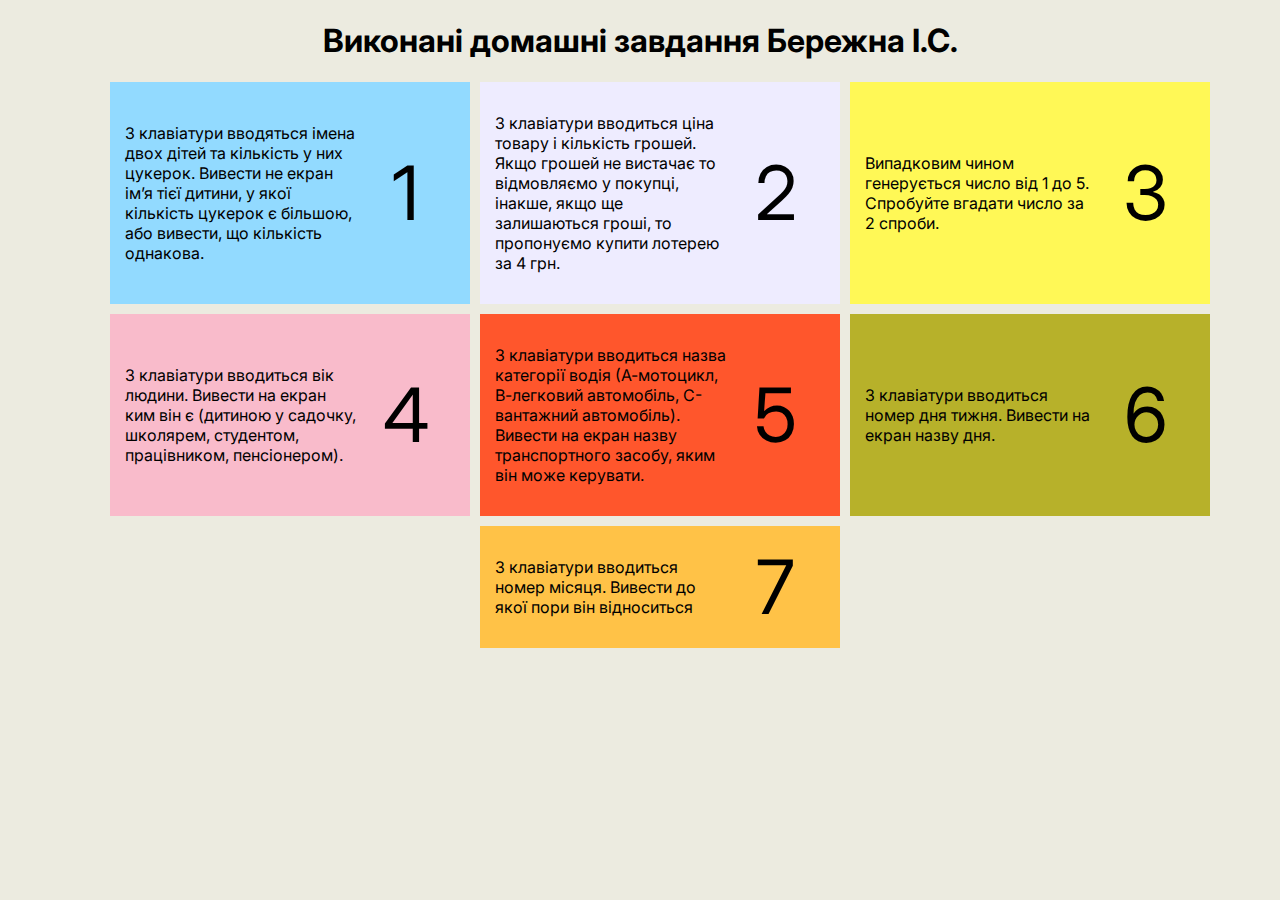
<file: index.html>
<!DOCTYPE html>
<html lang="en">
  <head>
    <meta charset="UTF-8" />
    <meta name="viewport" content="width=device-width, initial-scale=1.0" />
    <link rel="stylesheet" href="style.css" />
    <title>Document</title>
  </head>
  <body>
    <h1>Виконані домашні завдання Бережна І.С.</h1>
    <ul>
      <li>
        <a href="task1.html">1</a>
        <p>З клавіатури вводяться імена двох дітей та кількість у них цукерок. Вивести не екран ім’я тієї дитини, у якої кількість цукерок є більшою, або вивести, що кількість однакова.</p>
      </li>
      <li>
        <a href="task2.html">2</a>
        <p>З клавіатури вводиться ціна товару і кількість грошей. Якщо грошей не вистачає то відмовляємо у покупці, інакше, якщо ще залишаються гроші, то пропонуємо купити лотерею за 4 грн.</p>
      </li>
      <li>
        <a href="task3.html">3</a>
        <p>Випадковим чином генерується число від 1 до 5. Спробуйте вгадати число за 2 спроби.</p>
      </li>
      <li>
        <a href="task4.html">4</a>
        <p>З клавіатури вводиться вік людини. Вивести на екран ким він є (дитиною у садочку, школярем, студентом, працівником, пенсіонером).</p>
      </li>
      <li>
        <a href="task5.html">5</a>
        <p>З клавіатури вводиться назва категорії водія (А-мотоцикл, В-легковий автомобіль, С-вантажний автомобіль). Вивести на екран назву транспортного засобу, яким він може керувати.</p>
      </li>
      <li>
        <a href="task6.html">6</a>
        <p>З клавіатури вводиться номер дня тижня. Вивести на екран назву дня.</p>
      </li>
      <li>
        <a href="task7.html">7</a>
        <p>З клавіатури вводиться номер місяця. Вивести до якої пори він відноситься</p>
      </li>
    </ul>
  </body>
</html>
</file>
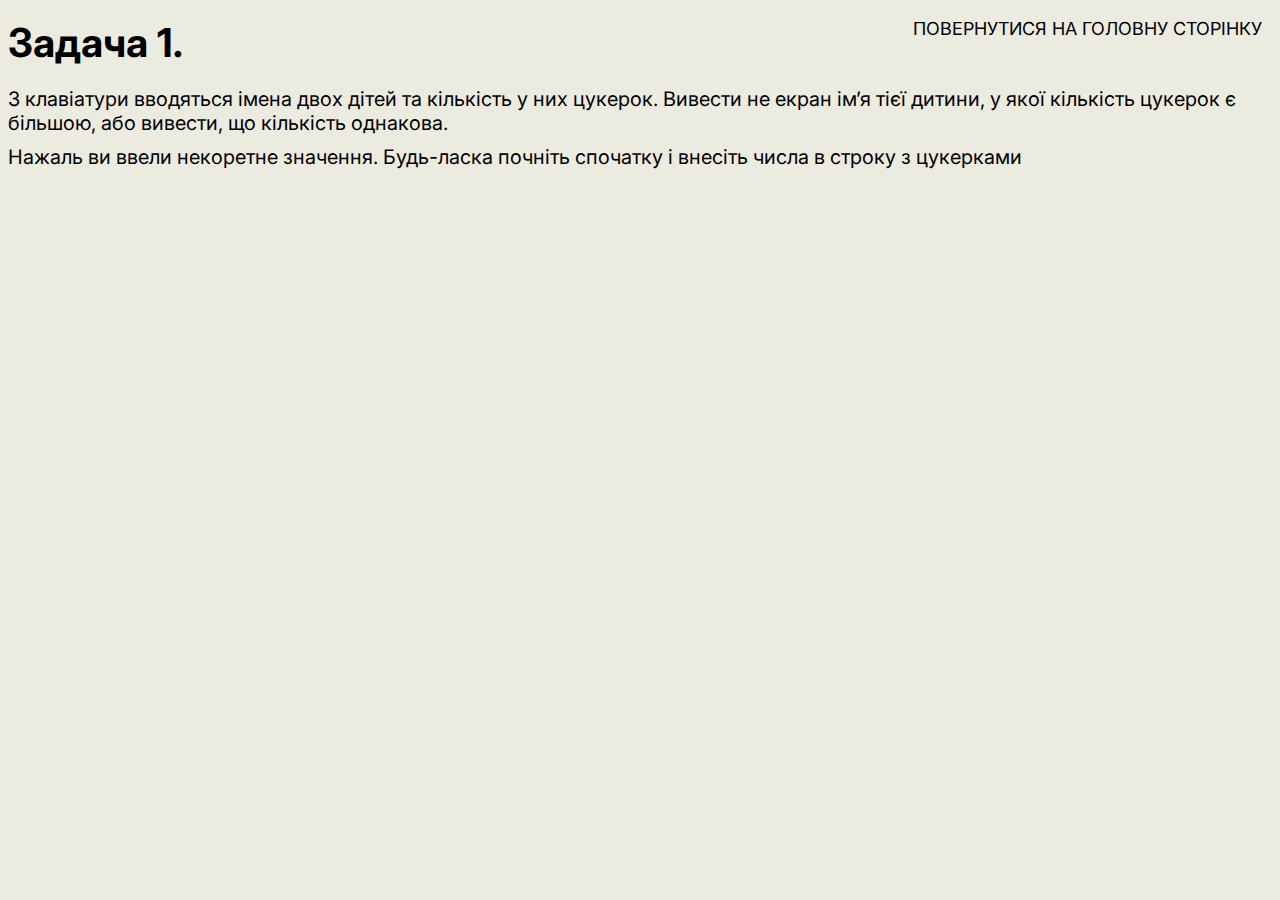
<file: task1.html>
<!DOCTYPE html>
<html lang="ukr">
  <head>
    <meta charset="UTF-8" />
    <meta name="viewport" content="width=device-width, initial-scale=1.0" />
    <title>Document</title>
    <link rel="stylesheet" href="task_style.css" />
  </head>
  <body>
    <h1>Задача 1.</h1>
    <p>З клавіатури вводяться імена двох дітей та кількість у них цукерок. Вивести не екран ім’я тієї дитини, у якої кількість цукерок є більшою, або вивести, що кількість однакова.</p>
    <a href="index.html" class="back-link">Повернутися на головну сторінку</a>
    <script>
      //1. Вводимо необхідні дані
      const firstChild = prompt('Введіть імя першої дитини', 'Імʼя первої дитини');
      const numCandiesFirstChild = parseInt(prompt('Введіть кількість цукерок, яка є у першої дитини', '0'));
      const secondChild = prompt('Введіть імя другої дитини', '0');
      const numCandiesSecondChild = parseInt(prompt('Введіть кількість цукерок, яка є у другої дитини', 'Імʼя другої дитини'));
      let result;
      //2. Знаходимо та виводемо результат
      if (isNaN(numCandiesFirstChild) || isNaN(numCandiesSecondChild)) result = `Нажаль ви ввели некоретне значення. Будь-ласка почніть спочатку і внесіть числа в строку з цукерками`;
      else if (numCandiesFirstChild > numCandiesSecondChild) result = `Більша кількість цукерок знаходиться у дитини з іменем ${firstChild} у розмірі ${numCandiesFirstChild}`;
      else if (numCandiesFirstChild === numCandiesSecondChild) result = `У дітей одинакова кількість цукерок у розмірі ${numCandiesSecondChild}`;
      else result = `Більша кількість цукерок знаходиться у дитини з іменем ${secondChild} у розмірі ${numCandiesSecondChild}`;
      document.write(result);
    </script>
  </body>
</html>
</file>
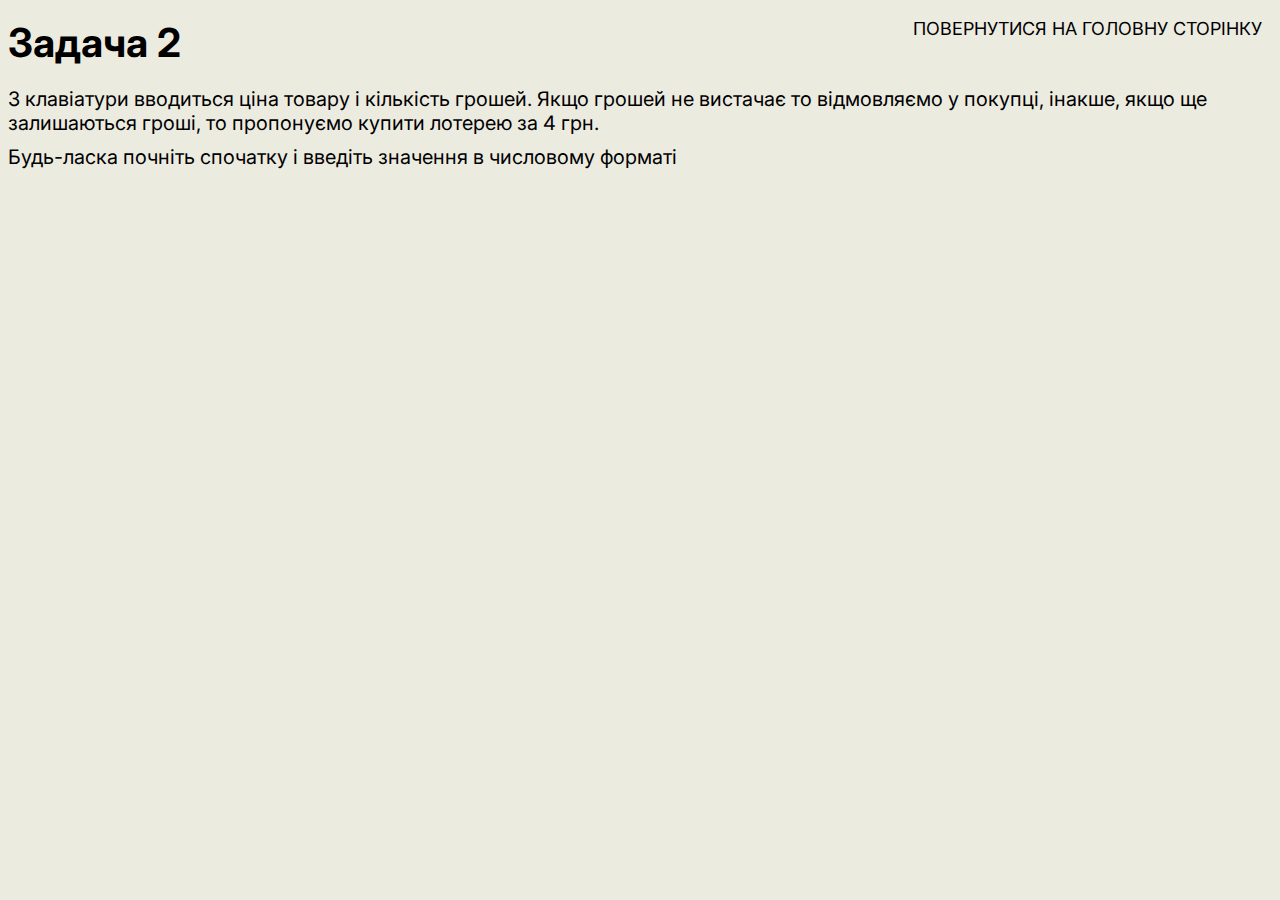
<file: task2.html>
<!DOCTYPE html>
<html lang="ukr">
  <head>
    <meta charset="UTF-8" />
    <meta name="viewport" content="width=device-width, initial-scale=1.0" />
    <title>Document</title>
    <link rel="stylesheet" href="task_style.css" />
  </head>
  <body>
    <h1>Задача 2</h1>
    <p>З клавіатури вводиться ціна товару і кількість грошей. Якщо грошей не вистачає то відмовляємо у покупці, інакше, якщо ще залишаються гроші, то пропонуємо купити лотерею за 4 грн.</p>
    <a href="index.html" class="back-link">Повернутися на головну сторінку</a>
    <script>
      //1. Вводимо необхідні дані
      const productPrice = parseFloat(prompt('Введіть ціну товара', '0'));
      const moneyNum = parseInt(prompt('Введіть суму грошей', '0'));
      const lotoTicket = 4;
      let result;
      //2. Знаходимо результат
      let restMoney = `${moneyNum}` - `${productPrice}`;
      if (isNaN(moneyNum) || isNaN(productPrice)) result = `Будь-ласка почніть спочатку і введіть значення в числовому форматі`;
      else if (restMoney === lotoTicket || restMoney > lotoTicket) result = `Дякуємо за покупку! Чи не бажаєте придбати лотерeйний квиток вартістю 4 грн.?`;
      else if (moneyNum > productPrice || moneyNum === productPrice) result = `Дякуємо за покупку!`;
      else {
        restMoney *= -1;
        result = `Нажаль у вас недостатньо коштів для придбання данного товарy. Не хватає суми в розмірі ${restMoney} грн`;
      }
      document.write(result);
    </script>
  </body>
</html>
</file>
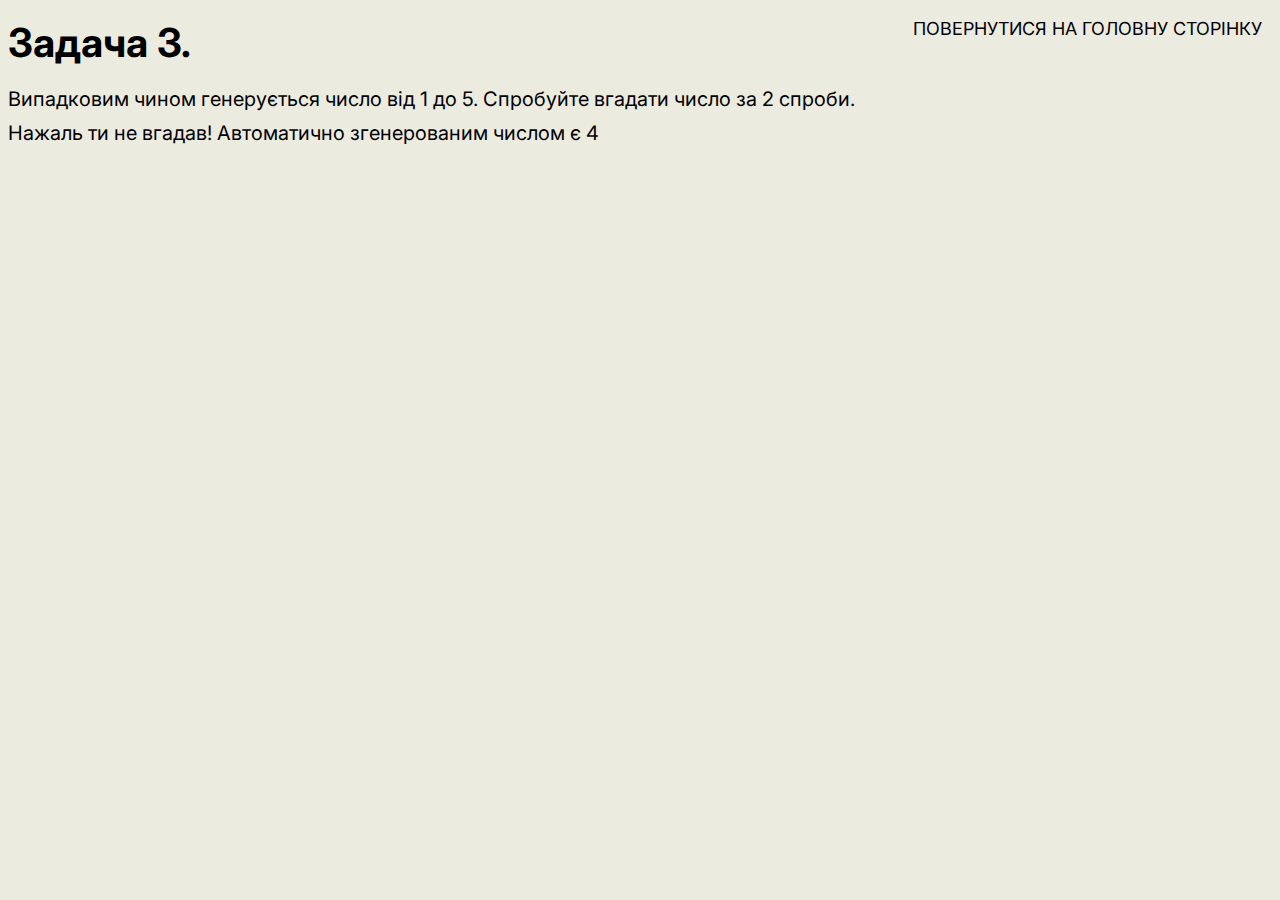
<file: task3.html>
<!DOCTYPE html>
<html lang="en">
  <head>
    <meta charset="UTF-8" />
    <meta name="viewport" content="width=device-width, initial-scale=1.0" />
    <title>Document</title>
    <link rel="stylesheet" href="task_style.css" />
  </head>
  <body>
    <h1>Задача 3.</h1>
    <p>Випадковим чином генерується число від 1 до 5. Спробуйте вгадати число за 2 спроби.</p>
    <a href="index.html" class="back-link">Повернутися на головну сторінку</a>
    <script>
      //1. Вводимо необхідні дані
      const randomNumbMin = 1;
      const randomNumbMax = 5;
      let result;
      //2. Знаходимо результат
      let firstNumValue = parseInt(prompt('Введіть число від 1 до 5 щоб вгадати автоматично згенероване програмою число', '0'));
      let randomNumb = randomNumbMin + Math.floor(Math.random() * (randomNumbMax - randomNumbMin + 1));

      if (randomNumb === firstNumValue) document.write(`Ти вгадав! Мої вітання! Автоматично згенерованим числом є ${randomNumb}`);
      else {
        let secondNumValue = parseInt(prompt('Ти нажаль не вгадав. Та в тебе є друга спроба! Введи знову число від 1 до 5!', '0'));
        if (randomNumb === secondNumValue) document.write(`Ти вгадав! Мої вітання! Автоматично згенерованим числом є ${randomNumb}`);
        else document.write(`Нажаль ти не вгадав! Автоматично згенерованим числом є ${randomNumb}`);
      }
    </script>
  </body>
</html>
</file>
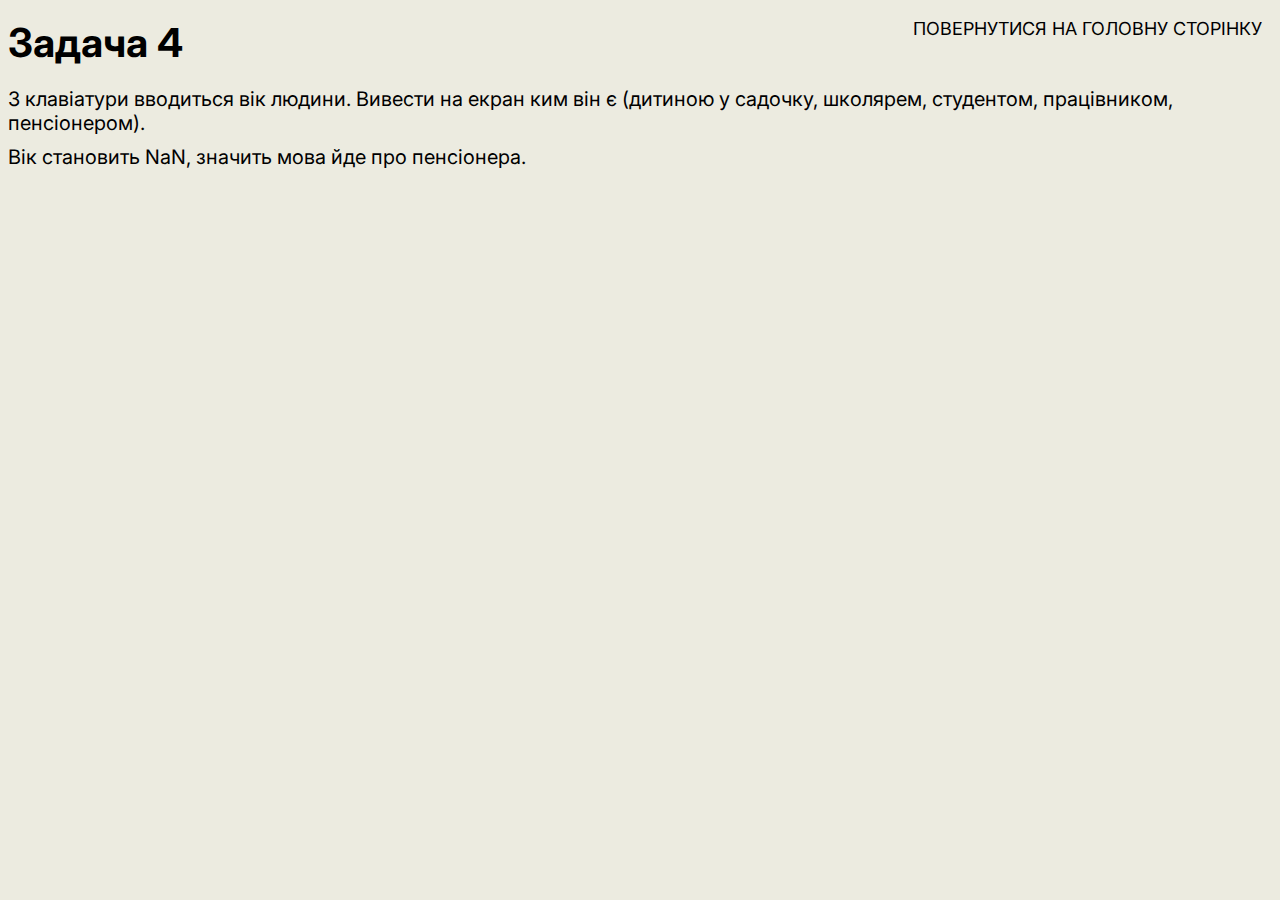
<file: task4.html>
<!DOCTYPE html>
<html lang="ukr">
  <head>
    <meta charset="UTF-8" />
    <meta name="viewport" content="width=device-width, initial-scale=1.0" />
    <title>Document</title>
    <link rel="stylesheet" href="task_style.css" />
  </head>
  <body>
    <h1>Задача 4</h1>
    <p>З клавіатури вводиться вік людини. Вивести на екран ким він є (дитиною у садочку, школярем, студентом, працівником, пенсіонером).</p>
    <a href="index.html" class="back-link">Повернутися на головну сторінку</a>
    <script>
      //1. Вводимо необхідні дані
      let yourAge = parseInt(prompt('Будь-ласка введіть свій вік', '0'));
      let result;
      //2. Знаходимо результат
      if (2 <= yourAge && yourAge < 6) result = `Вік становить ${yourAge}, значить мова йде про дитину у садочку.`;
      else if (yourAge <= 16) result = `Вік становить ${yourAge}, значить мова йде про школяра.`;
      else if (yourAge <= 22) result = `Вік становить ${yourAge}, значить мова йде про студента.`;
      else if (yourAge <= 60) result = `Вік становить ${yourAge}, значить мова йде про працівника.`;
      else result = `Вік становить ${yourAge}, значить мова йде про пенсіонера.`;

      document.write(result);
      //3. Виводимо результат
    </script>
  </body>
</html>
</file>
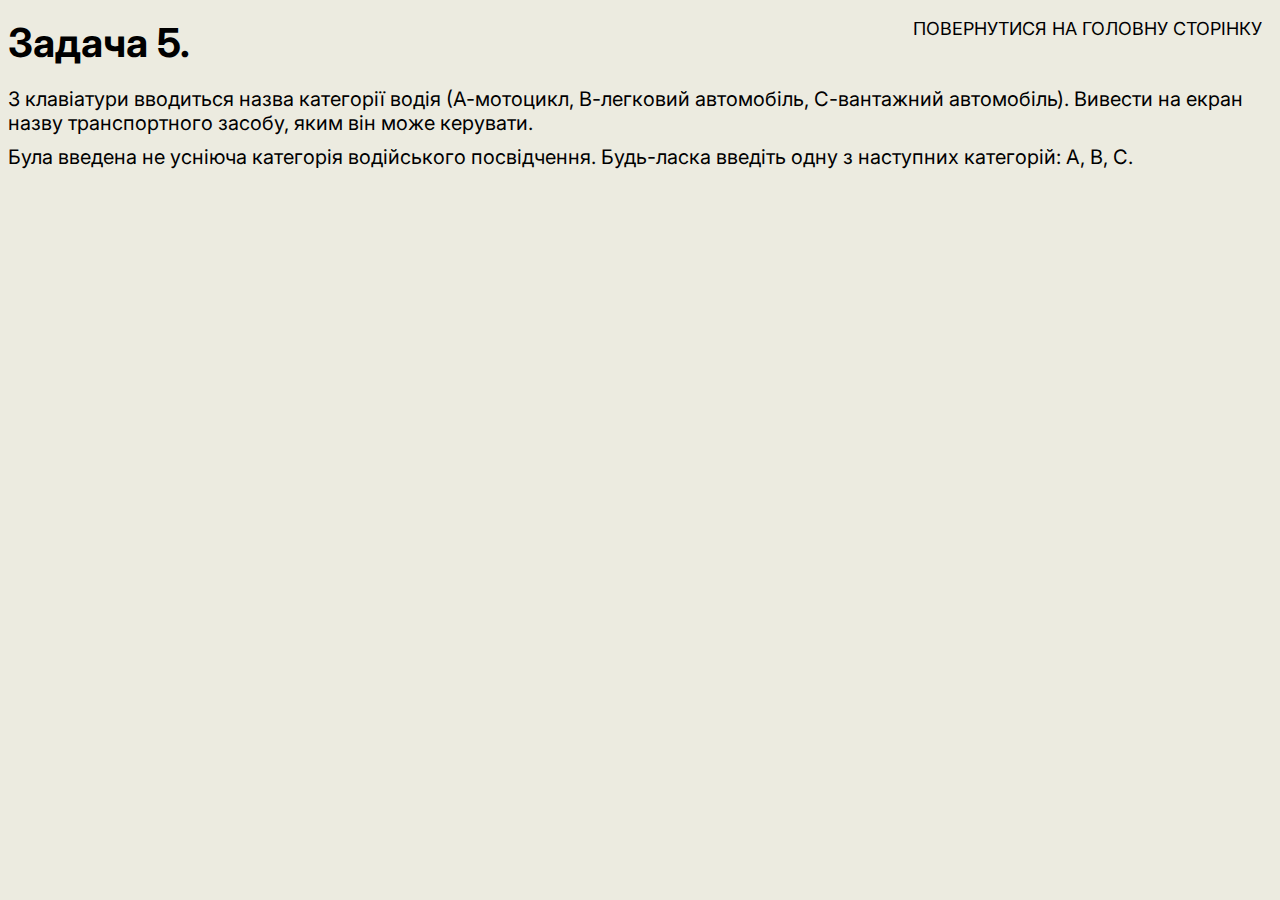
<file: task5.html>
<!DOCTYPE html>
<html lang="ukr">
  <head>
    <meta charset="UTF-8" />
    <meta name="viewport" content="width=device-width, initial-scale=1.0" />
    <title>Document</title>
    <link rel="stylesheet" href="task_style.css" />
  </head>
  <body>
    <h1>Задача 5.</h1>
    <p>З клавіатури вводиться назва категорії водія (А-мотоцикл, В-легковий автомобіль, С-вантажний автомобіль). Вивести на екран назву транспортного засобу, яким він може керувати.</p>
    <a href="index.html" class="back-link">Повернутися на головну сторінку</a>
    <script>
      //1. Вводимо необхідні дані
      const categoryDrivLicens = prompt('Введіть назву однієї з категорій водія: A, B, C.', '');
      let result;
      //2. Знаходимо результат
      switch (categoryDrivLicens) {
        case 'А':
        case 'A':
          result = `З категорією посвідчення водія категорії ${categoryDrivLicens} можна керувати мотоциклами.`;
          break;
        case 'В':
        case 'B':
          result = `З категорією посвідчення водія категорії ${categoryDrivLicens} можна керувати мотоциклами.`;
          break;
        case 'С':
        case 'C':
          result = `З категорією посвідчення водія категорії ${categoryDrivLicens} можна керувати мотоциклами.`;
          break;
        default:
          result = `Була введена не усніюча категорія водійського посвідчення. Будь-ласка введіть одну з наступних категорій: A, B, C.`;
      }
      document.write(result);
      //3. Виводимо результат
    </script>
  </body>
</html>
</file>
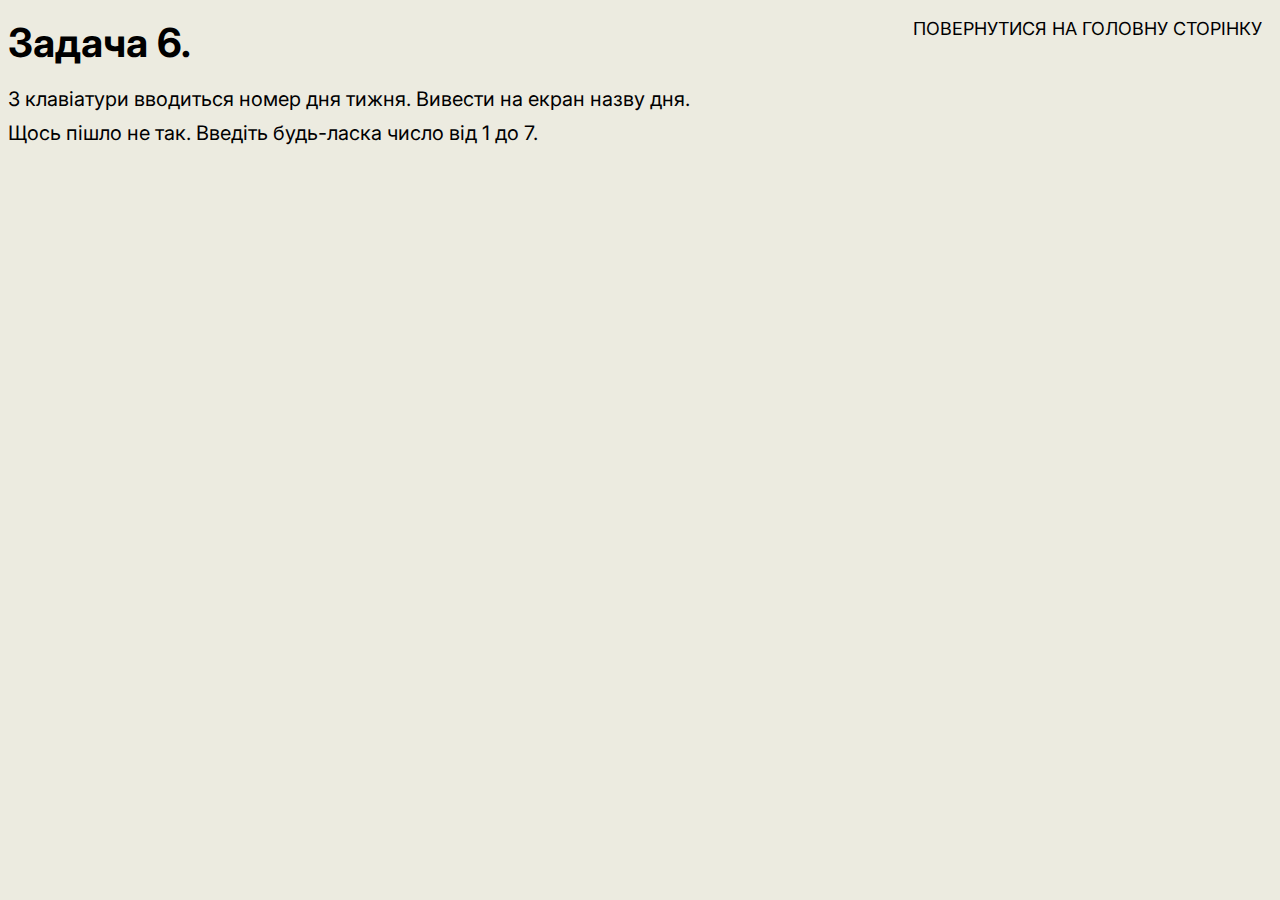
<file: task6.html>
<!DOCTYPE html>
<html lang="ukr">
  <head>
    <meta charset="UTF-8" />
    <meta name="viewport" content="width=device-width, initial-scale=1.0" />
    <title>Document</title>
    <link rel="stylesheet" href="task_style.css" />
  </head>
  <body>
    <td></td>
    <h1>Задача 6.</h1>
    <p>З клавіатури вводиться номер дня тижня. Вивести на екран назву дня.</p>
    <a href="index.html" class="back-link">Повернутися на головну сторінку</a>
    <script>
      //1. Вводимо необхідні дані
      const dayOfWeek = parseInt(prompt('Введіть номер дня тижня від 1 до 7', '0'));
      let result;
      //2. Знаходимо результат
      switch (dayOfWeek) {
        case 1:
          result = `Введений номер дня тижня ${dayOfWeek} вказує на понеділок.`;
          break;
        case 2:
          result = `Введений номер дня тижня ${dayOfWeek} вказує на вівторок.`;
          break;
        case 3:
          result = `Введений номер дня тижня ${dayOfWeek} вказує на середу.`;
          break;
        case 4:
          result = `Введений номер дня тижня ${dayOfWeek} вказує на четеверг.`;
          break;
        case 5:
          result = `Введений номер дня тижня ${dayOfWeek} вказує на пʼятницю.`;
          break;
        case 6:
          result = `Введений номер дня тижня ${dayOfWeek} вказує на суботу.`;
          break;
        case 7:
          result = `Введений номер дня тижня ${dayOfWeek} вказує на неділю.`;
          break;
        default:
          result = `Щось пішло не так. Введіть будь-ласка число від 1 до 7.`;
      }
      document.write(result);
    </script>
  </body>
</html>
</file>
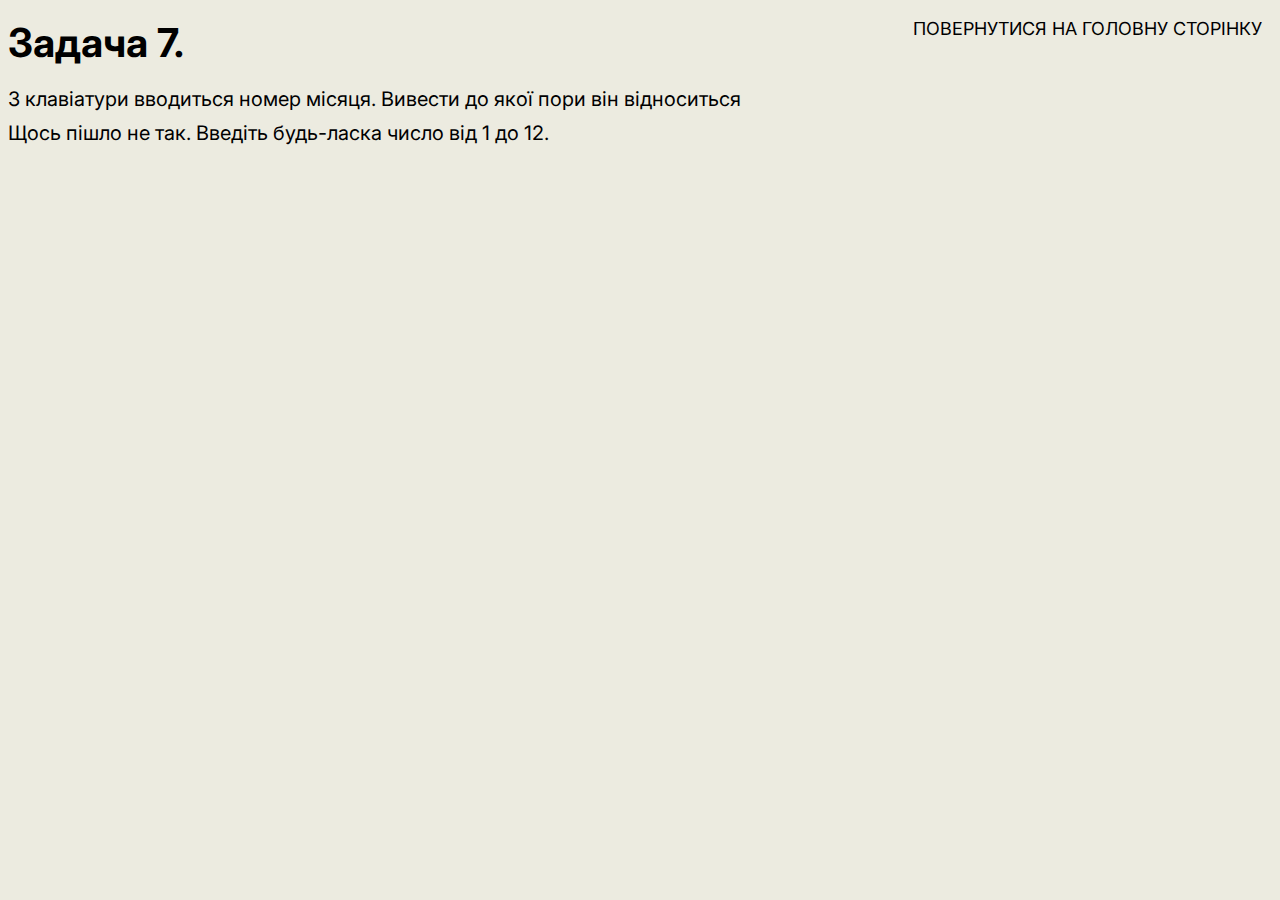
<file: task7.html>
<!DOCTYPE html>
<html lang="en">
  <head>
    <meta charset="UTF-8" />
    <meta name="viewport" content="width=device-width, initial-scale=1.0" />
    <title>Document</title>
    <link rel="stylesheet" href="task_style.css" />
  </head>
  <body>
    <h1>Задача 7.</h1>
    <p>З клавіатури вводиться номер місяця. Вивести до якої пори він відноситься</p>
    <a href="index.html" class="back-link">Повернутися на головну сторінку</a>
    <script>
      //1. Вводимо необхідні дані
      const monthOfSeason = parseInt(prompt('Введіть номер місяця від 1 до 12', '0'));
      let result;
      //2. Знаходимо результат
      switch (monthOfSeason) {
        case 12:
        case 1:
        case 2:
          result = `Введений номер місяця ${monthOfSeason} відноситься до пори року зима.`;
          break;
        case 3:
        case 4:
        case 5:
          result = `Введений номер місяця ${monthOfSeason} відноситься до пори року весна.`;
          break;
        case 6:
        case 7:
        case 8:
          result = `Введений номер місяця ${monthOfSeason} відноситься до пори року літо.`;
          break;
        case 9:
        case 10:
        case 11:
          result = `Введений номер місяця ${monthOfSeason} відноситься до пори року осінь.`;
          break;
        default:
          result = `Щось пішло не так. Введіть будь-ласка число від 1 до 12.`;
      }
      document.write(result)
    </script>
    </script>
  </body>
</html>
</file>
<file: style.css>
@import url(https://fonts.googleapis.com/css?family=Inter:regular,500,600,700,800,900);

body {
  font-family: 'Inter';
  background-color: #ecebe0;
}
h1 {
  text-align: center;
}
ul {
  display: flex;
  flex-wrap: wrap;
  justify-content: center;
  gap: 10px;
}
li {
  flex: 1 1 auto;
  max-width: 330px;
  display: flex;
  flex-direction: row-reverse;
  align-items: center;
  padding: 15px;
}
a {
  flex: 0 1 30%;
  text-align: center;
  text-decoration: none;
  font-size: 75px;
  color: #000;
  transition: all 0.3s ease 0s;
}
a:hover {
  font-size: 90px;
  color: rgba(0, 0, 255, 0.474);
}
p {
  flex: 0 1 70%;
}
li:first-child {
  background-color: #92daff;
}
li:nth-child(2) {
  background-color: #eeecff;
}
li:nth-child(3) {
  background-color: #fff856;
}
li:nth-child(4) {
  background-color: #f9bbcb;
}
li:nth-child(5) {
  background-color: #ff562c;
}
li:nth-child(6) {
  background-color: #b7b12a;
}
li:nth-child(7) {
  background-color: #ffc247;
}
</file>
<file: task_style.css>
@import url(https://fonts.googleapis.com/css?family=Inter:regular,500,600,700,800,900);

body {
  font-family: 'Inter';
  background-color: #ecebe0;
  font-size: 20px;
  position: relative;
}
h1,
p {
  margin: 0;
  padding: 10px 0;
}
.back-link {
  padding: 10px;
  position: absolute;
  top: 0;
  right: 0;
  text-decoration: none;
  text-transform: uppercase;
  font-size: 18px;
  color: black;
  transition: all 0.5s ease 0s;
}
.back-link:hover {
  background-color: #e4d74c;
  border-radius: 15px;
  font-size: 20px;
  color: rgb(75, 46, 46);
}
</file>
